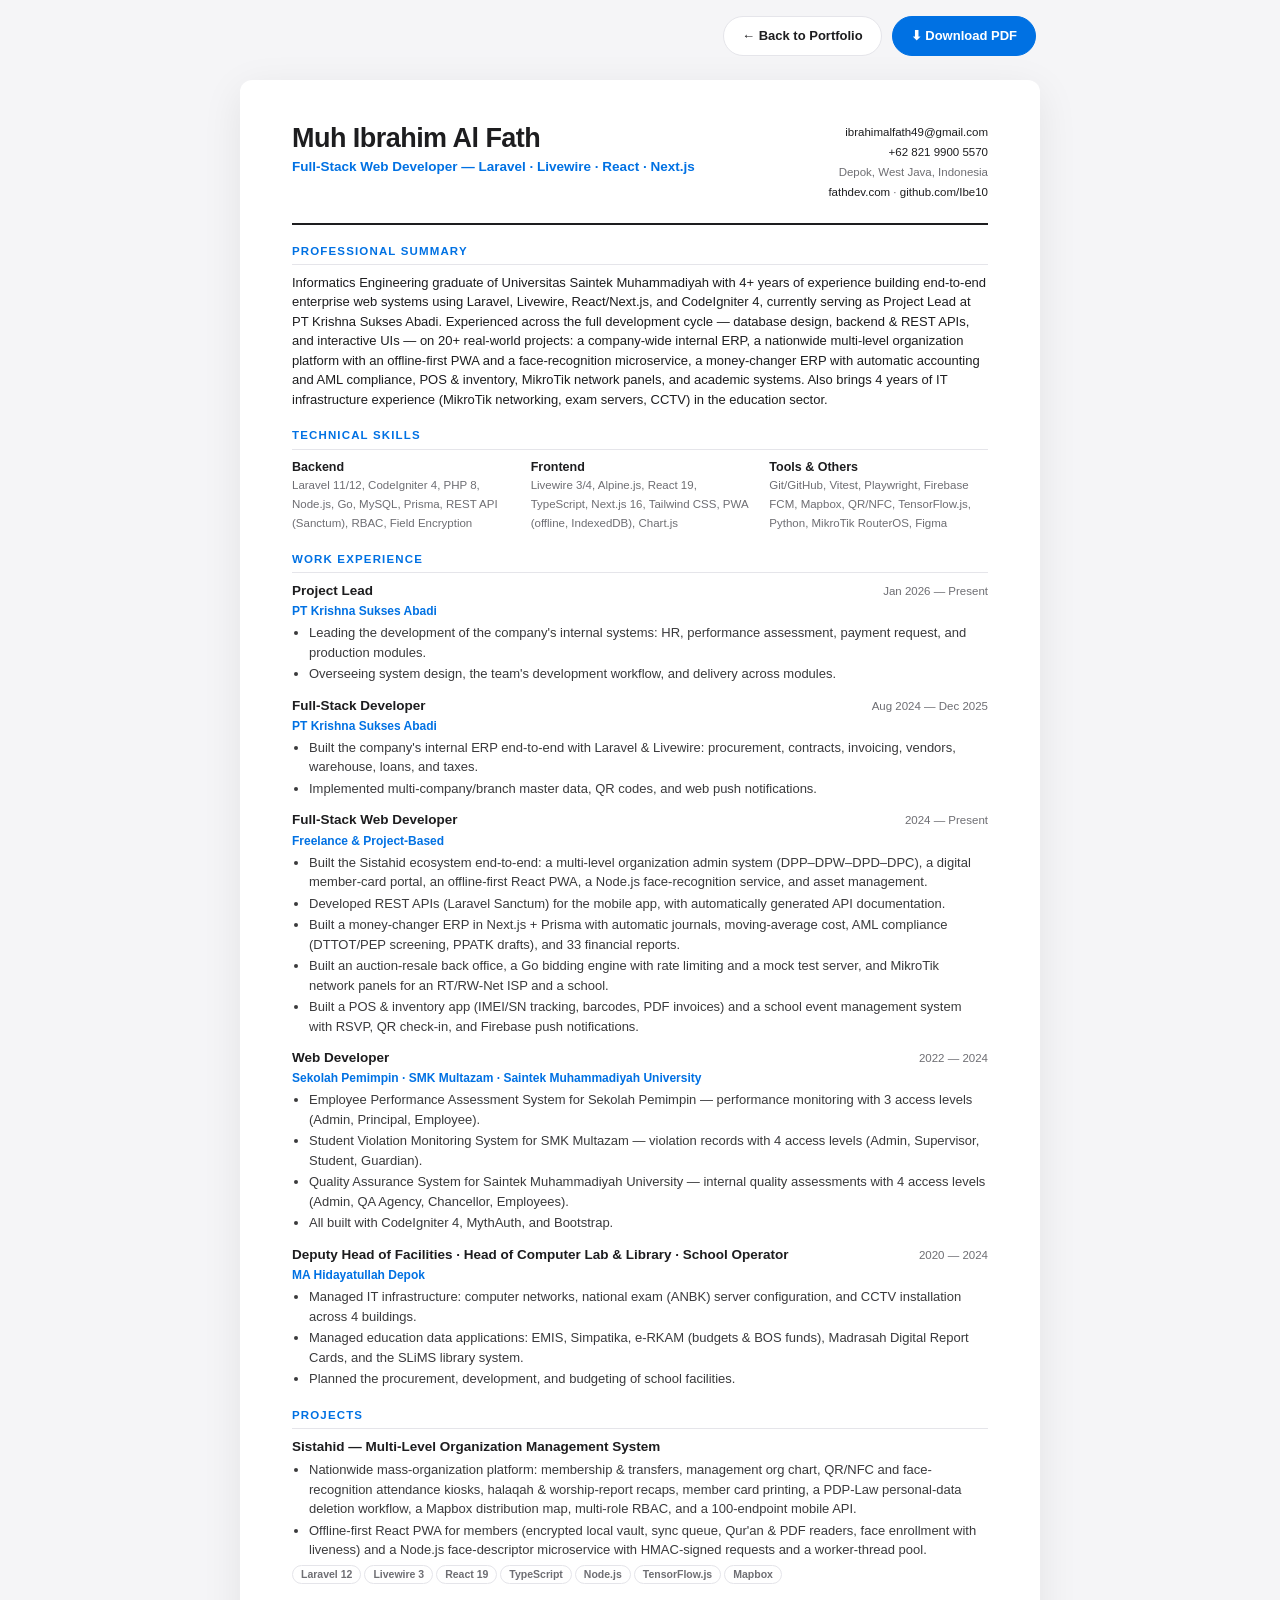
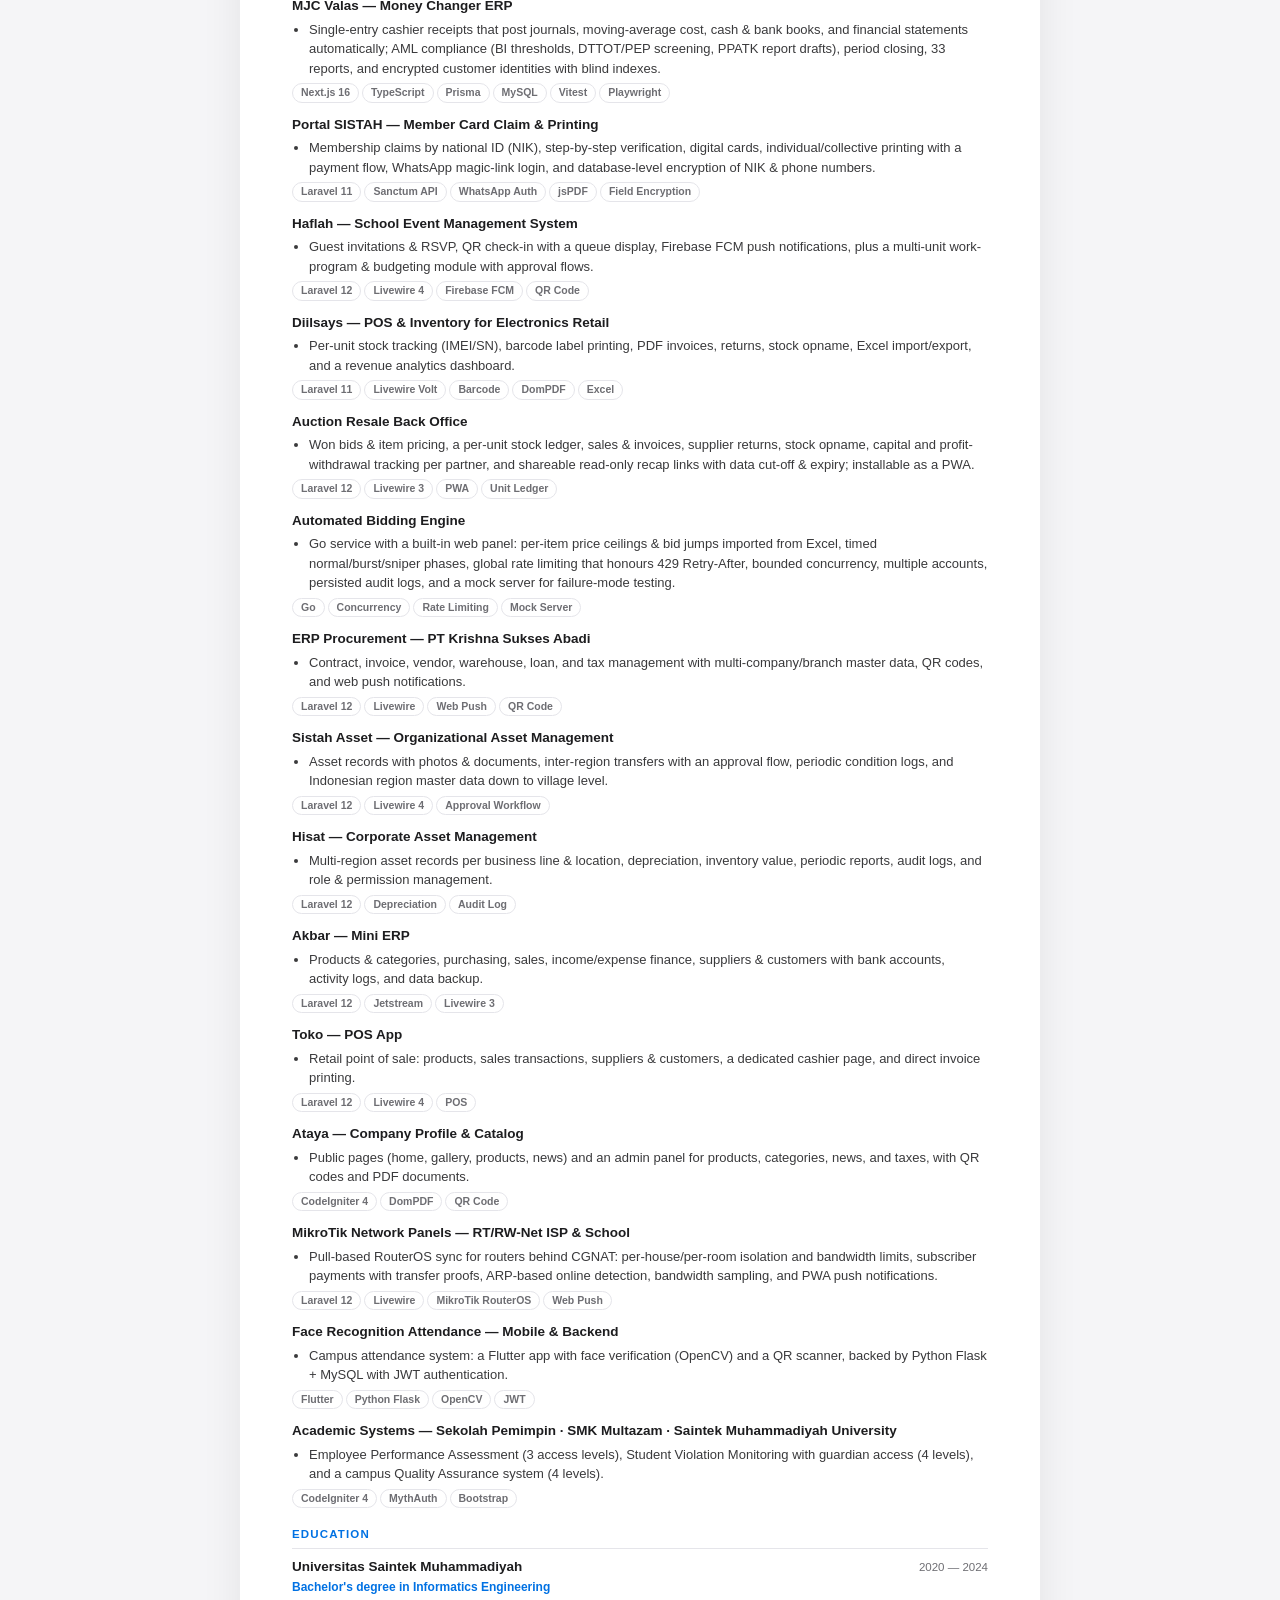
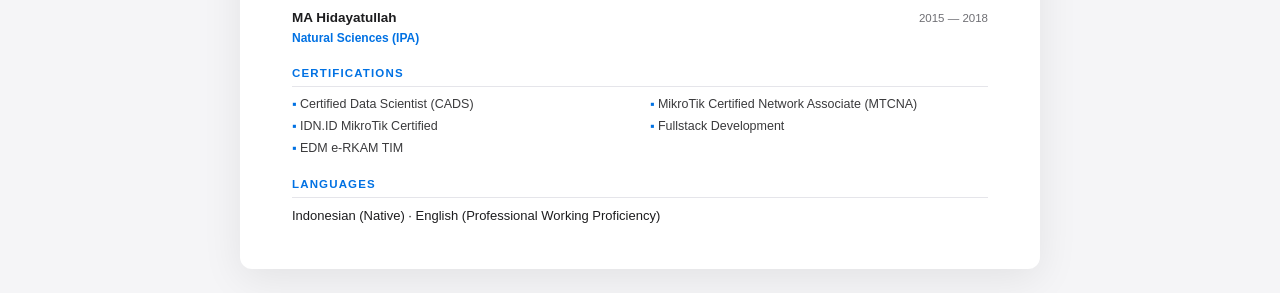
<file: cv.html>
<!DOCTYPE html>
<html lang="en">
<head>
<meta charset="UTF-8"/>
<meta name="viewport" content="width=device-width, initial-scale=1.0"/>
<title>CV — Muh Ibrahim Al Fath</title>
<meta name="description" content="Curriculum Vitae of Muh Ibrahim Al Fath — Full-Stack Web Developer (Laravel, Livewire, React, Next.js)"/>
<style>
  :root {
    --ink: #1d1d1f;
    --muted: #6e6e73;
    --accent: #0071e3;
    --line: #e5e5ea;
  }
  * { margin: 0; padding: 0; box-sizing: border-box; }
  body {
    font-family: 'Segoe UI', -apple-system, BlinkMacSystemFont, 'Inter', Arial, sans-serif;
    color: var(--ink);
    background: #f5f5f7;
    line-height: 1.5;
    font-size: 13px;
  }
  .page {
    max-width: 800px;
    margin: 24px auto;
    background: #fff;
    padding: 44px 52px;
    box-shadow: 0 10px 40px rgba(0,0,0,0.08);
    border-radius: 12px;
  }

  /* Toolbar (not printed) */
  .toolbar {
    max-width: 800px; margin: 16px auto 0;
    display: flex; gap: 10px; justify-content: flex-end; align-items: center;
    padding: 0 4px;
  }
  .toolbar a, .toolbar button {
    font: inherit; font-weight: 600; font-size: 13px;
    padding: 9px 18px; border-radius: 100px; cursor: pointer;
    border: 1px solid var(--line); background: #fff; color: var(--ink);
    text-decoration: none;
  }
  .toolbar button.primary { background: var(--accent); border-color: var(--accent); color: #fff; }

  header.cv-head {
    display: flex; justify-content: space-between; align-items: flex-start;
    padding-bottom: 18px; border-bottom: 2px solid var(--ink); margin-bottom: 18px;
  }
  .cv-name { font-size: 27px; font-weight: 800; letter-spacing: -0.02em; line-height: 1.1; }
  .cv-title { font-size: 13.5px; color: var(--accent); font-weight: 600; margin-top: 4px; }
  .cv-contact { text-align: right; font-size: 11.5px; color: var(--muted); }
  .cv-contact div { margin-bottom: 3px; }
  .cv-contact a { color: var(--ink); text-decoration: none; font-weight: 500; }

  h2.sec {
    font-size: 11.5px; font-weight: 700; text-transform: uppercase; letter-spacing: 0.1em;
    color: var(--accent); margin: 18px 0 8px; padding-bottom: 4px; border-bottom: 1px solid var(--line);
  }
  p.summary { color: var(--ink); }

  .item { margin-bottom: 12px; }
  .item-head { display: flex; justify-content: space-between; align-items: baseline; }
  .item-title { font-weight: 700; font-size: 13.5px; }
  .item-period { font-size: 11.5px; color: var(--muted); white-space: nowrap; }
  .item-org { font-size: 12px; color: var(--accent); font-weight: 600; margin: 1px 0 3px; }
  .item ul { margin: 3px 0 0 17px; }
  .item ul li { margin-bottom: 2px; color: #3a3a3c; }

  .skills-grid { display: grid; grid-template-columns: 1fr 1fr 1fr; gap: 6px 20px; }
  .skill-line { font-size: 12.5px; }
  .skill-line b { font-weight: 700; }
  .skill-line span { color: var(--muted); font-size: 11.5px; }

  .tags { margin-top: 3px; }
  .tag {
    display: inline-block; font-size: 10.5px; font-weight: 600; color: var(--muted);
    border: 1px solid var(--line); border-radius: 100px; padding: 1px 8px; margin: 2px 3px 0 0;
  }

  .cert-grid { display: grid; grid-template-columns: 1fr 1fr; gap: 3px 20px; }
  .cert-grid div { font-size: 12.5px; color: #3a3a3c; }
  .cert-grid div::before { content: "▪ "; color: var(--accent); }

  @media print {
    body { background: #fff; font-size: 12px; }
    .page { margin: 0; max-width: none; box-shadow: none; border-radius: 0; padding: 20px 30px; }
    .toolbar { display: none; }
    a { color: inherit; }
    .item, .cert-grid { break-inside: avoid; }
  }
  @media (max-width: 640px) {
    .page { padding: 28px 22px; margin: 12px; }
    header.cv-head { flex-direction: column; gap: 12px; }
    .cv-contact { text-align: left; }
    .skills-grid, .cert-grid { grid-template-columns: 1fr; }
  }
</style>
</head>
<body>

<div class="toolbar">
  <a href="index.html">← Back to Portfolio</a>
  <button class="primary" onclick="window.print()">⬇ Download PDF</button>
</div>

<div class="page">

  <header class="cv-head">
    <div>
      <div class="cv-name">Muh Ibrahim Al Fath</div>
      <div class="cv-title">Full-Stack Web Developer — Laravel · Livewire · React · Next.js</div>
    </div>
    <div class="cv-contact">
      <div><a href="mailto:ibrahimalfath49@gmail.com">ibrahimalfath49@gmail.com</a></div>
      <div><a href="https://wa.me/6282199005570">+62 821 9900 5570</a></div>
      <div>Depok, West Java, Indonesia</div>
      <div><a href="https://fathdev.com">fathdev.com</a> · <a href="https://github.com/Ibe10">github.com/Ibe10</a></div>
    </div>
  </header>

  <h2 class="sec">Professional Summary</h2>
  <p class="summary">
    Informatics Engineering graduate of Universitas Saintek Muhammadiyah with 4+ years of experience
    building end-to-end enterprise web systems using Laravel, Livewire, React/Next.js, and CodeIgniter 4, currently
    serving as Project Lead at PT Krishna Sukses Abadi. Experienced across the full development cycle
    — database design, backend & REST APIs, and interactive UIs — on 20+ real-world projects: a
    company-wide internal ERP, a nationwide multi-level organization platform with an offline-first PWA
    and a face-recognition microservice, a money-changer ERP with automatic accounting and AML compliance,
    POS & inventory, MikroTik network panels, and academic systems. Also brings 4 years of
    IT infrastructure experience (MikroTik networking, exam servers, CCTV) in the education sector.
  </p>

  <h2 class="sec">Technical Skills</h2>
  <div class="skills-grid">
    <div class="skill-line"><b>Backend</b><br/><span>Laravel 11/12, CodeIgniter 4, PHP 8, Node.js, Go, MySQL, Prisma, REST API (Sanctum), RBAC, Field Encryption</span></div>
    <div class="skill-line"><b>Frontend</b><br/><span>Livewire 3/4, Alpine.js, React 19, TypeScript, Next.js 16, Tailwind CSS, PWA (offline, IndexedDB), Chart.js</span></div>
    <div class="skill-line"><b>Tools & Others</b><br/><span>Git/GitHub, Vitest, Playwright, Firebase FCM, Mapbox, QR/NFC, TensorFlow.js, Python, MikroTik RouterOS, Figma</span></div>
  </div>

  <h2 class="sec">Work Experience</h2>

  <div class="item">
    <div class="item-head">
      <div class="item-title">Project Lead</div>
      <div class="item-period">Jan 2026 — Present</div>
    </div>
    <div class="item-org">PT Krishna Sukses Abadi</div>
    <ul>
      <li>Leading the development of the company's internal systems: HR, performance assessment, payment request, and production modules.</li>
      <li>Overseeing system design, the team's development workflow, and delivery across modules.</li>
    </ul>
  </div>

  <div class="item">
    <div class="item-head">
      <div class="item-title">Full-Stack Developer</div>
      <div class="item-period">Aug 2024 — Dec 2025</div>
    </div>
    <div class="item-org">PT Krishna Sukses Abadi</div>
    <ul>
      <li>Built the company's internal ERP end-to-end with Laravel & Livewire: procurement, contracts, invoicing, vendors, warehouse, loans, and taxes.</li>
      <li>Implemented multi-company/branch master data, QR codes, and web push notifications.</li>
    </ul>
  </div>

  <div class="item">
    <div class="item-head">
      <div class="item-title">Full-Stack Web Developer</div>
      <div class="item-period">2024 — Present</div>
    </div>
    <div class="item-org">Freelance & Project-Based</div>
    <ul>
      <li>Built the Sistahid ecosystem end-to-end: a multi-level organization admin system (DPP–DPW–DPD–DPC), a digital member-card portal, an offline-first React PWA, a Node.js face-recognition service, and asset management.</li>
      <li>Developed REST APIs (Laravel Sanctum) for the mobile app, with automatically generated API documentation.</li>
      <li>Built a money-changer ERP in Next.js + Prisma with automatic journals, moving-average cost, AML compliance (DTTOT/PEP screening, PPATK drafts), and 33 financial reports.</li>
      <li>Built an auction-resale back office, a Go bidding engine with rate limiting and a mock test server, and MikroTik network panels for an RT/RW-Net ISP and a school.</li>
      <li>Built a POS & inventory app (IMEI/SN tracking, barcodes, PDF invoices) and a school event management system with RSVP, QR check-in, and Firebase push notifications.</li>
    </ul>
  </div>

  <div class="item">
    <div class="item-head">
      <div class="item-title">Web Developer</div>
      <div class="item-period">2022 — 2024</div>
    </div>
    <div class="item-org">Sekolah Pemimpin · SMK Multazam · Saintek Muhammadiyah University</div>
    <ul>
      <li>Employee Performance Assessment System for Sekolah Pemimpin — performance monitoring with 3 access levels (Admin, Principal, Employee).</li>
      <li>Student Violation Monitoring System for SMK Multazam — violation records with 4 access levels (Admin, Supervisor, Student, Guardian).</li>
      <li>Quality Assurance System for Saintek Muhammadiyah University — internal quality assessments with 4 access levels (Admin, QA Agency, Chancellor, Employees).</li>
      <li>All built with CodeIgniter 4, MythAuth, and Bootstrap.</li>
    </ul>
  </div>

  <div class="item">
    <div class="item-head">
      <div class="item-title">Deputy Head of Facilities · Head of Computer Lab & Library · School Operator</div>
      <div class="item-period">2020 — 2024</div>
    </div>
    <div class="item-org">MA Hidayatullah Depok</div>
    <ul>
      <li>Managed IT infrastructure: computer networks, national exam (ANBK) server configuration, and CCTV installation across 4 buildings.</li>
      <li>Managed education data applications: EMIS, Simpatika, e-RKAM (budgets & BOS funds), Madrasah Digital Report Cards, and the SLiMS library system.</li>
      <li>Planned the procurement, development, and budgeting of school facilities.</li>
    </ul>
  </div>

  <h2 class="sec">Projects</h2>

  <div class="item">
    <div class="item-head">
      <div class="item-title">Sistahid — Multi-Level Organization Management System</div>
    </div>
    <ul>
      <li>Nationwide mass-organization platform: membership & transfers, management org chart, QR/NFC and face-recognition attendance kiosks, halaqah & worship-report recaps, member card printing, a PDP-Law personal-data deletion workflow, a Mapbox distribution map, multi-role RBAC, and a 100-endpoint mobile API.</li>
      <li>Offline-first React PWA for members (encrypted local vault, sync queue, Qur'an & PDF readers, face enrollment with liveness) and a Node.js face-descriptor microservice with HMAC-signed requests and a worker-thread pool.</li>
    </ul>
    <div class="tags">
      <span class="tag">Laravel 12</span><span class="tag">Livewire 3</span><span class="tag">React 19</span><span class="tag">TypeScript</span><span class="tag">Node.js</span><span class="tag">TensorFlow.js</span><span class="tag">Mapbox</span>
    </div>
  </div>

  <div class="item">
    <div class="item-head">
      <div class="item-title">MJC Valas — Money Changer ERP</div>
    </div>
    <ul>
      <li>Single-entry cashier receipts that post journals, moving-average cost, cash & bank books, and financial statements automatically; AML compliance (BI thresholds, DTTOT/PEP screening, PPATK report drafts), period closing, 33 reports, and encrypted customer identities with blind indexes.</li>
    </ul>
    <div class="tags">
      <span class="tag">Next.js 16</span><span class="tag">TypeScript</span><span class="tag">Prisma</span><span class="tag">MySQL</span><span class="tag">Vitest</span><span class="tag">Playwright</span>
    </div>
  </div>

  <div class="item">
    <div class="item-head">
      <div class="item-title">Portal SISTAH — Member Card Claim & Printing</div>
    </div>
    <ul>
      <li>Membership claims by national ID (NIK), step-by-step verification, digital cards, individual/collective printing with a payment flow, WhatsApp magic-link login, and database-level encryption of NIK & phone numbers.</li>
    </ul>
    <div class="tags">
      <span class="tag">Laravel 11</span><span class="tag">Sanctum API</span><span class="tag">WhatsApp Auth</span><span class="tag">jsPDF</span><span class="tag">Field Encryption</span>
    </div>
  </div>

  <div class="item">
    <div class="item-head">
      <div class="item-title">Haflah — School Event Management System</div>
    </div>
    <ul>
      <li>Guest invitations & RSVP, QR check-in with a queue display, Firebase FCM push notifications, plus a multi-unit work-program & budgeting module with approval flows.</li>
    </ul>
    <div class="tags">
      <span class="tag">Laravel 12</span><span class="tag">Livewire 4</span><span class="tag">Firebase FCM</span><span class="tag">QR Code</span>
    </div>
  </div>

  <div class="item">
    <div class="item-head">
      <div class="item-title">Diilsays — POS & Inventory for Electronics Retail</div>
    </div>
    <ul>
      <li>Per-unit stock tracking (IMEI/SN), barcode label printing, PDF invoices, returns, stock opname, Excel import/export, and a revenue analytics dashboard.</li>
    </ul>
    <div class="tags">
      <span class="tag">Laravel 11</span><span class="tag">Livewire Volt</span><span class="tag">Barcode</span><span class="tag">DomPDF</span><span class="tag">Excel</span>
    </div>
  </div>

  <div class="item">
    <div class="item-head">
      <div class="item-title">Auction Resale Back Office</div>
    </div>
    <ul>
      <li>Won bids &amp; item pricing, a per-unit stock ledger, sales &amp; invoices, supplier returns, stock opname, capital and profit-withdrawal tracking per partner, and shareable read-only recap links with data cut-off &amp; expiry; installable as a PWA.</li>
    </ul>
    <div class="tags">
      <span class="tag">Laravel 12</span><span class="tag">Livewire 3</span><span class="tag">PWA</span><span class="tag">Unit Ledger</span>
    </div>
  </div>

  <div class="item">
    <div class="item-head">
      <div class="item-title">Automated Bidding Engine</div>
    </div>
    <ul>
      <li>Go service with a built-in web panel: per-item price ceilings &amp; bid jumps imported from Excel, timed normal/burst/sniper phases, global rate limiting that honours 429 Retry-After, bounded concurrency, multiple accounts, persisted audit logs, and a mock server for failure-mode testing.</li>
    </ul>
    <div class="tags">
      <span class="tag">Go</span><span class="tag">Concurrency</span><span class="tag">Rate Limiting</span><span class="tag">Mock Server</span>
    </div>
  </div>

  <div class="item">
    <div class="item-head">
      <div class="item-title">ERP Procurement — PT Krishna Sukses Abadi</div>
    </div>
    <ul>
      <li>Contract, invoice, vendor, warehouse, loan, and tax management with multi-company/branch master data, QR codes, and web push notifications.</li>
    </ul>
    <div class="tags">
      <span class="tag">Laravel 12</span><span class="tag">Livewire</span><span class="tag">Web Push</span><span class="tag">QR Code</span>
    </div>
  </div>

  <div class="item">
    <div class="item-head">
      <div class="item-title">Sistah Asset — Organizational Asset Management</div>
    </div>
    <ul>
      <li>Asset records with photos &amp; documents, inter-region transfers with an approval flow, periodic condition logs, and Indonesian region master data down to village level.</li>
    </ul>
    <div class="tags">
      <span class="tag">Laravel 12</span><span class="tag">Livewire 4</span><span class="tag">Approval Workflow</span>
    </div>
  </div>

  <div class="item">
    <div class="item-head">
      <div class="item-title">Hisat — Corporate Asset Management</div>
    </div>
    <ul>
      <li>Multi-region asset records per business line &amp; location, depreciation, inventory value, periodic reports, audit logs, and role &amp; permission management.</li>
    </ul>
    <div class="tags">
      <span class="tag">Laravel 12</span><span class="tag">Depreciation</span><span class="tag">Audit Log</span>
    </div>
  </div>

  <div class="item">
    <div class="item-head">
      <div class="item-title">Akbar — Mini ERP</div>
    </div>
    <ul>
      <li>Products &amp; categories, purchasing, sales, income/expense finance, suppliers &amp; customers with bank accounts, activity logs, and data backup.</li>
    </ul>
    <div class="tags">
      <span class="tag">Laravel 12</span><span class="tag">Jetstream</span><span class="tag">Livewire 3</span>
    </div>
  </div>

  <div class="item">
    <div class="item-head">
      <div class="item-title">Toko — POS App</div>
    </div>
    <ul>
      <li>Retail point of sale: products, sales transactions, suppliers &amp; customers, a dedicated cashier page, and direct invoice printing.</li>
    </ul>
    <div class="tags">
      <span class="tag">Laravel 12</span><span class="tag">Livewire 4</span><span class="tag">POS</span>
    </div>
  </div>

  <div class="item">
    <div class="item-head">
      <div class="item-title">Ataya — Company Profile &amp; Catalog</div>
    </div>
    <ul>
      <li>Public pages (home, gallery, products, news) and an admin panel for products, categories, news, and taxes, with QR codes and PDF documents.</li>
    </ul>
    <div class="tags">
      <span class="tag">CodeIgniter 4</span><span class="tag">DomPDF</span><span class="tag">QR Code</span>
    </div>
  </div>

  <div class="item">
    <div class="item-head">
      <div class="item-title">MikroTik Network Panels — RT/RW-Net ISP & School</div>
    </div>
    <ul>
      <li>Pull-based RouterOS sync for routers behind CGNAT: per-house/per-room isolation and bandwidth limits, subscriber payments with transfer proofs, ARP-based online detection, bandwidth sampling, and PWA push notifications.</li>
    </ul>
    <div class="tags">
      <span class="tag">Laravel 12</span><span class="tag">Livewire</span><span class="tag">MikroTik RouterOS</span><span class="tag">Web Push</span>
    </div>
  </div>

  <div class="item">
    <div class="item-head">
      <div class="item-title">Face Recognition Attendance — Mobile & Backend</div>
    </div>
    <ul>
      <li>Campus attendance system: a Flutter app with face verification (OpenCV) and a QR scanner, backed by Python Flask + MySQL with JWT authentication.</li>
    </ul>
    <div class="tags">
      <span class="tag">Flutter</span><span class="tag">Python Flask</span><span class="tag">OpenCV</span><span class="tag">JWT</span>
    </div>
  </div>

  <div class="item">
    <div class="item-head">
      <div class="item-title">Academic Systems — Sekolah Pemimpin · SMK Multazam · Saintek Muhammadiyah University</div>
    </div>
    <ul>
      <li>Employee Performance Assessment (3 access levels), Student Violation Monitoring with guardian access (4 levels), and a campus Quality Assurance system (4 levels).</li>
    </ul>
    <div class="tags">
      <span class="tag">CodeIgniter 4</span><span class="tag">MythAuth</span><span class="tag">Bootstrap</span>
    </div>
  </div>

  <h2 class="sec">Education</h2>
  <div class="item">
    <div class="item-head">
      <div class="item-title">Universitas Saintek Muhammadiyah</div>
      <div class="item-period">2020 — 2024</div>
    </div>
    <div class="item-org">Bachelor's degree in Informatics Engineering</div>
  </div>
  <div class="item">
    <div class="item-head">
      <div class="item-title">MA Hidayatullah</div>
      <div class="item-period">2015 — 2018</div>
    </div>
    <div class="item-org">Natural Sciences (IPA)</div>
  </div>

  <h2 class="sec">Certifications</h2>
  <div class="cert-grid">
    <div>Certified Data Scientist (CADS)</div>
    <div>MikroTik Certified Network Associate (MTCNA)</div>
    <div>IDN.ID MikroTik Certified</div>
    <div>Fullstack Development</div>
    <div>EDM e-RKAM TIM</div>
  </div>

  <h2 class="sec">Languages</h2>
  <p>Indonesian (Native) · English (Professional Working Proficiency)</p>

</div>

</body>
</html>
</file>
